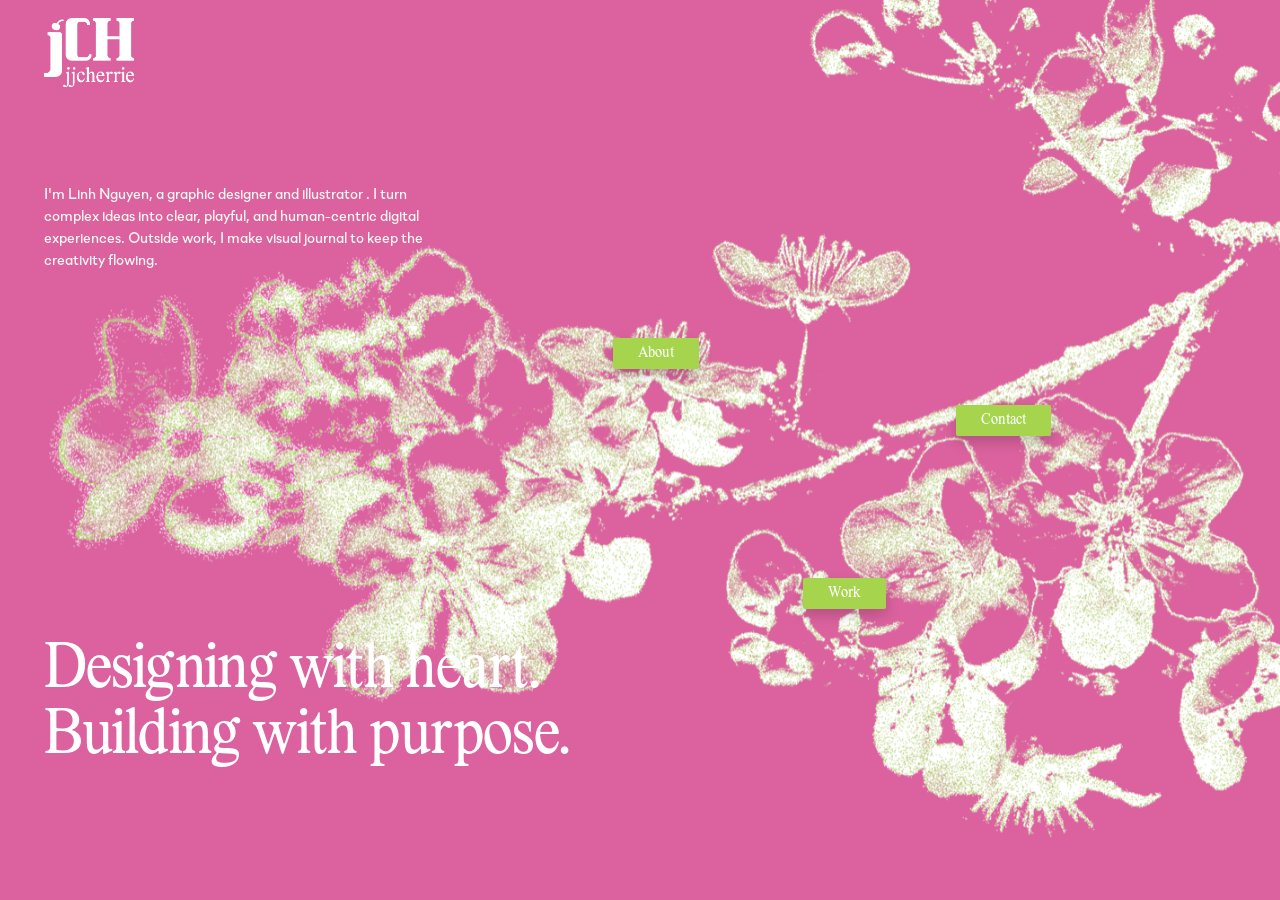
<file: index.html>
<!DOCTYPE html>
<html lang="en">
<head>
<meta charset="UTF-8" />
<title>jjcherrie — Linh Nguyen, Graphic Designer &amp; Illustrator</title>
<meta name="viewport" content="width=device-width, initial-scale=1.0" />
<meta name="description" content="I'm Linh Nguyen, a graphic designer and illustrator. I turn complex ideas into clear, playful, and human-centric digital experiences." />
<link rel="stylesheet" href="css/style.css" />
<!-- Warms up the subpages in the background so the *first* real click already
     has the destination cached — cross-document view transitions tend to get
     silently skipped on a cold/first navigation to a page, but work
     consistently once it's been fetched once. Pure HTML, no JS. -->
<link rel="prefetch" href="about/" />
<link rel="prefetch" href="contact/" />
<link rel="prefetch" href="work/" />
<!-- Speculation Rules: a declarative JSON hint (no imperative JS logic) that
     tells Chrome to fully render the nav target in the background the moment
     the pointer hovers/presses on it — a beat before the real click lands.
     This is what actually makes the button "fly" transition reliable; plain
     prefetch above only warms the HTTP cache, which isn't always enough for
     the browser to have the destination ready in time to run the
     transition. Scoped to hover (not "eager") so it doesn't prerender all
     three pages at once on every load. Unsupported browsers just ignore this
     block entirely (nothing breaks, no cost). -->
<script type="speculationrules">
{
  "prerender": [
    {
      "where": { "href_matches": "/*" },
      "eagerness": "moderate"
    }
  ]
}
</script>
</head>
<body>

<section class="hero">
  <div class="hero__branchWrap">
    <img class="hero__branch" src="images/home/graphic element 01_.png" alt="" aria-hidden="true" />

    <div class="hero__sparkles" aria-hidden="true">
      <span class="sparkle" style="left:66.8%; top:10.17%; --s-size:21px; --s-duration:4.14s; --s-delay:-2.77s;"></span>
      <span class="sparkle" style="left:63.95%; top:88.3%; --s-size:21px; --s-duration:4.02s; --s-delay:-1.76s;"></span>
      <span class="sparkle" style="left:34.62%; top:64.13%; --s-size:18px; --s-duration:4.02s; --s-delay:-1.89s;"></span>
      <span class="sparkle" style="left:80.48%; top:19.37%; --s-size:24px; --s-duration:3.02s; --s-delay:-0.91s;"></span>
      <span class="sparkle" style="left:82.23%; top:49.09%; --s-size:17px; --s-duration:4.74s; --s-delay:-2.08s;"></span>
      <span class="sparkle" style="left:69.19%; top:86.42%; --s-size:16px; --s-duration:5.16s; --s-delay:-2.89s;"></span>
      <span class="sparkle" style="left:57.47%; top:31.57%; --s-size:23px; --s-duration:4.28s; --s-delay:-0.47s;"></span>
      <span class="sparkle" style="left:78.4%; top:66.83%; --s-size:16px; --s-duration:4.06s; --s-delay:-0.18s;"></span>
      <span class="sparkle" style="left:87.12%; top:93.25%; --s-size:18px; --s-duration:3.38s; --s-delay:-0.09s;"></span>
      <span class="sparkle" style="left:51.15%; top:61.04%; --s-size:21px; --s-duration:3.86s; --s-delay:-2.53s;"></span>
      <span class="sparkle" style="left:64.79%; top:86.92%; --s-size:21px; --s-duration:4.34s; --s-delay:-1.5s;"></span>
      <span class="sparkle" style="left:86.96%; top:22.4%; --s-size:23px; --s-duration:3.9s; --s-delay:-0.83s;"></span>
      <span class="sparkle" style="left:72.79%; top:79.99%; --s-size:26px; --s-duration:5.18s; --s-delay:-2.52s;"></span>
      <span class="sparkle" style="left:61.94%; top:84.54%; --s-size:23px; --s-duration:3.56s; --s-delay:-0.69s;"></span>
      <span class="sparkle" style="left:20.59%; top:60.15%; --s-size:19px; --s-duration:2.96s; --s-delay:-2.3s;"></span>
      <span class="sparkle" style="left:42.01%; top:47.64%; --s-size:20px; --s-duration:4.84s; --s-delay:-1.16s;"></span>
      <span class="sparkle" style="left:23.85%; top:60.4%; --s-size:26px; --s-duration:4.84s; --s-delay:-0.0s;"></span>
      <span class="sparkle" style="left:90.7%; top:17.13%; --s-size:18px; --s-duration:4.98s; --s-delay:-1.41s;"></span>
      <span class="sparkle" style="left:75.46%; top:71.92%; --s-size:26px; --s-duration:3.76s; --s-delay:-0.22s;"></span>
      <span class="sparkle" style="left:20.23%; top:45.04%; --s-size:22px; --s-duration:4.66s; --s-delay:-0.81s;"></span>
      <span class="sparkle" style="left:92.47%; top:82.72%; --s-size:17px; --s-duration:3.6s; --s-delay:-2.89s;"></span>
      <span class="sparkle" style="left:46.7%; top:52.22%; --s-size:24px; --s-duration:3.08s; --s-delay:-0.74s;"></span>
      <span class="sparkle" style="left:40.09%; top:63.06%; --s-size:17px; --s-duration:2.94s; --s-delay:-2.39s;"></span>
      <span class="sparkle" style="left:10.99%; top:49.63%; --s-size:18px; --s-duration:4.14s; --s-delay:-1.34s;"></span>
      <span class="sparkle" style="left:73.39%; top:93.81%; --s-size:18px; --s-duration:4.56s; --s-delay:-0.39s;"></span>
      <span class="sparkle" style="left:63.38%; top:84.15%; --s-size:22px; --s-duration:3.08s; --s-delay:-1.26s;"></span>
      <span class="sparkle" style="left:63.15%; top:52.76%; --s-size:18px; --s-duration:3.44s; --s-delay:-2.91s;"></span>
      <span class="sparkle" style="left:21.12%; top:49.09%; --s-size:24px; --s-duration:3.52s; --s-delay:-2.65s;"></span>
      <span class="sparkle" style="left:79.0%; top:76.4%; --s-size:18px; --s-duration:3.74s; --s-delay:-2.56s;"></span>
      <span class="sparkle" style="left:70.24%; top:95.95%; --s-size:22px; --s-duration:3.04s; --s-delay:-2.97s;"></span>
    </div>
  </div>

  <a href="index.html" class="hero__logo">
    <img class="hero__logo-img" src="images/home/logo.png" alt="jjcherrie" />
  </a>

  <p class="hero__intro">I'm Linh Nguyen, a graphic designer and illustrator . I turn complex ideas into clear, playful, and human-centric digital experiences. Outside work, I make visual journal to keep the creativity flowing.</p>

  <h1 class="hero__headline">Designing with heart.<br />Building with purpose.</h1>

  <nav class="hero__nav">
    <a href="about/" class="hero__navBtn hero__navBtn--about"><span class="scramble">About</span></a>
    <a href="work/" class="hero__navBtn hero__navBtn--work"><span class="scramble">Work</span></a>
    <a href="contact/" class="hero__navBtn hero__navBtn--contact"><span class="scramble">Contact</span></a>
  </nav>
</section>

<script src="js/cursor-trail.js"></script>
</body>
</html>
</file>
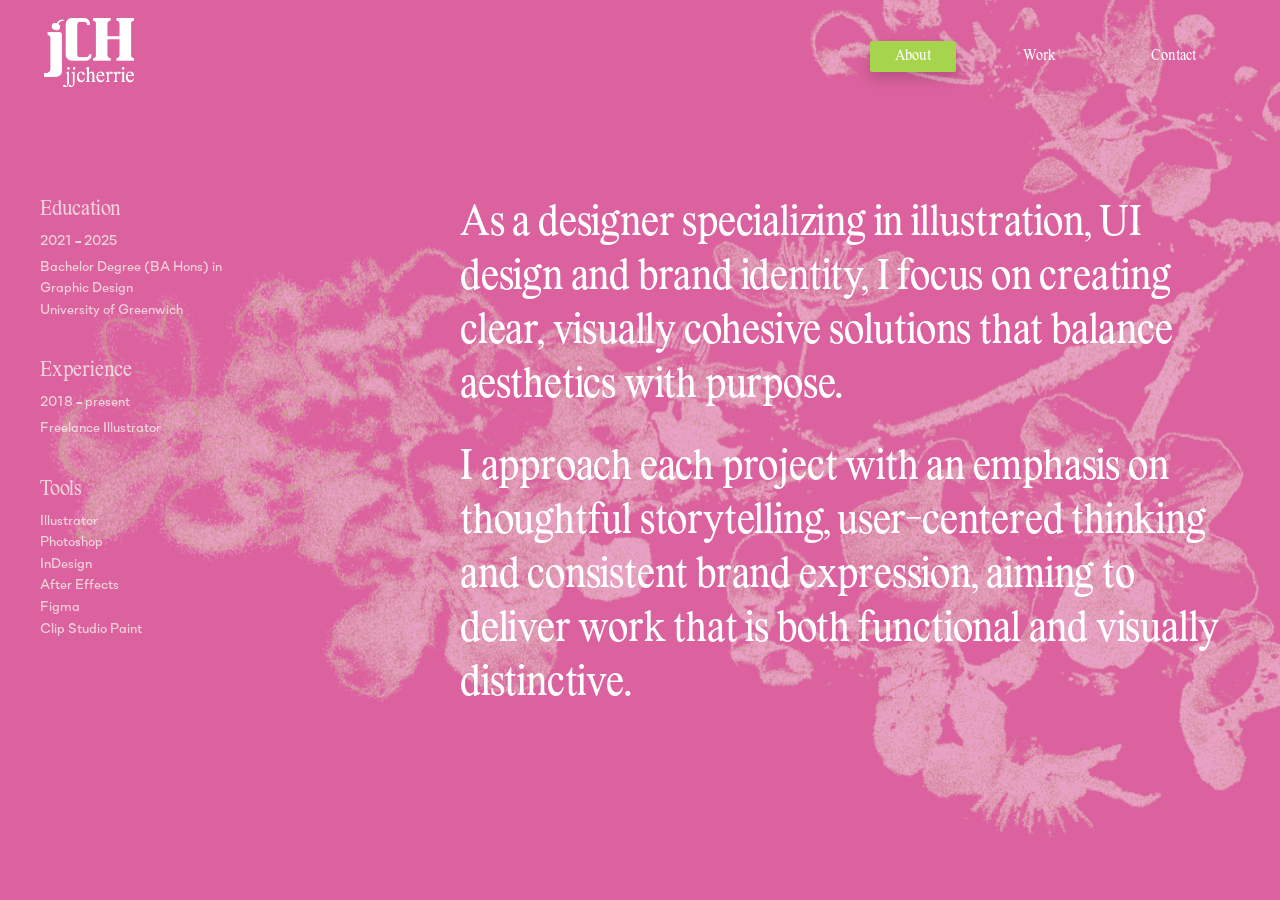
<file: about/index.html>
<!DOCTYPE html>
<html lang="en">
<head>
<meta charset="UTF-8" />
<title>About — jjcherrie</title>
<meta name="viewport" content="width=device-width, initial-scale=1.0" />
<meta name="description" content="I'm Linh Nguyen, a graphic designer and illustrator. I turn complex ideas into clear, playful, and human-centric digital experiences." />
<link rel="stylesheet" href="../css/style.css" />
<link rel="prefetch" href="../" />
<link rel="prefetch" href="../work/" />
<link rel="prefetch" href="../contact/" />
<script type="speculationrules">
{
  "prerender": [
    {
      "where": { "href_matches": "/*" },
      "eagerness": "moderate"
    }
  ]
}
</script>
</head>
<body>

<section class="hero hero--sub">
  <div class="hero__branchWrap">
    <img class="hero__branch" src="../images/home/graphic element 01_.png" alt="" aria-hidden="true" />

    <div class="hero__sparkles" aria-hidden="true">
      <span class="sparkle" style="left:82.49%; top:50.44%; --s-size:12px; --s-duration:3.2s; --s-delay:-0.4s;"></span>
      <span class="sparkle" style="left:89.74%; top:84.86%; --s-size:10px; --s-duration:2.8s; --s-delay:-1.8s;"></span>
      <span class="sparkle" style="left:87.57%; top:66.09%; --s-size:13px; --s-duration:3.6s; --s-delay:-0.9s;"></span>
      <span class="sparkle" style="left:80.96%; top:77.21%; --s-size:11px; --s-duration:3.0s; --s-delay:-2.6s;"></span>
      <span class="sparkle" style="left:43.35%; top:47.17%; --s-size:12px; --s-duration:3.4s; --s-delay:-1.2s;"></span>
      <span class="sparkle" style="left:27.39%; top:79.13%; --s-size:9px;  --s-duration:2.6s; --s-delay:-0.2s;"></span>
      <span class="sparkle" style="left:86.43%; top:83.86%; --s-size:14px; --s-duration:3.8s; --s-delay:-3.1s;"></span>
      <span class="sparkle" style="left:31.27%; top:69.82%; --s-size:10px; --s-duration:3.1s; --s-delay:-1.6s;"></span>
      <span class="sparkle" style="left:87.59%; top:91.97%; --s-size:11px; --s-duration:2.9s; --s-delay:-0.7s;"></span>
      <span class="sparkle" style="left:66.04%; top:91.47%; --s-size:13px; --s-duration:3.5s; --s-delay:-2.2s;"></span>
      <span class="sparkle" style="left:18.97%; top:47.56%; --s-size:10px; --s-duration:2.7s; --s-delay:-1.0s;"></span>
      <span class="sparkle" style="left:30.83%; top:70.07%; --s-size:12px; --s-duration:3.3s; --s-delay:-2.9s;"></span>
      <span class="sparkle" style="left:85.63%; top:92.43%; --s-size:9px;  --s-duration:3.0s; --s-delay:-0.5s;"></span>
      <span class="sparkle" style="left:38.11%; top:63.21%; --s-size:13px; --s-duration:3.6s; --s-delay:-1.4s;"></span>
      <span class="sparkle" style="left:23.92%; top:41.49%; --s-size:11px; --s-duration:2.8s; --s-delay:-2.0s;"></span>
      <span class="sparkle" style="left:97.47%; top:19.94%; --s-size:12px; --s-duration:3.2s; --s-delay:-0.3s;"></span>
      <span class="sparkle" style="left:88.92%; top:28.72%; --s-size:10px; --s-duration:3.4s; --s-delay:-1.7s;"></span>
      <span class="sparkle" style="left:60.5%;  top:34.8%;  --s-size:11px; --s-duration:2.9s; --s-delay:-2.4s;"></span>
    </div>
  </div>

  <a href="../" class="hero__logo">
    <img class="hero__logo-img" src="../images/home/logo.png" alt="jjcherrie" />
  </a>

  <div class="hero__pageContent">
    <div class="about__grid">
      <aside class="about__sidebar">
        <div class="about__block">
          <h3>Education</h3>
          <p class="about__period">2021 – 2025</p>
          <p>Bachelor Degree (BA Hons) in <br>Graphic Design<br />University of Greenwich</p>
        </div>
        <div class="about__block">
          <h3>Experience</h3>
          <p class="about__period">2018 – present</p>
          <p>Freelance Illustrator</p>
        </div>
        <div class="about__block">
          <h3>Tools</h3>
          <p>Illustrator<br />Photoshop<br />InDesign<br />After Effects<br />Figma<br />Clip Studio Paint</p>
        </div>
      </aside>
      <div class="about__bio">
        <p>As a designer specializing in illustration, UI design and brand identity, I focus on creating clear, visually cohesive solutions that balance aesthetics with purpose.</p>
        <p>I approach each project with an emphasis on thoughtful storytelling, user-centered thinking and consistent brand expression, aiming to deliver work that is both functional and visually distinctive.</p>
      </div>
    </div>
  </div>

  <nav class="hero__nav">
    <a href="./" class="hero__navBtn hero__navBtn--about">About</a>
    <a href="../work/" class="hero__navBtn hero__navBtn--work hero__navBtn--plain">Work</a>
    <a href="../contact/" class="hero__navBtn hero__navBtn--contact hero__navBtn--plain">Contact</a>
  </nav>
</section>

<script src="../js/nav-transition.js"></script>
<script src="../js/cursor-trail.js"></script>
</body>
</html>
</file>
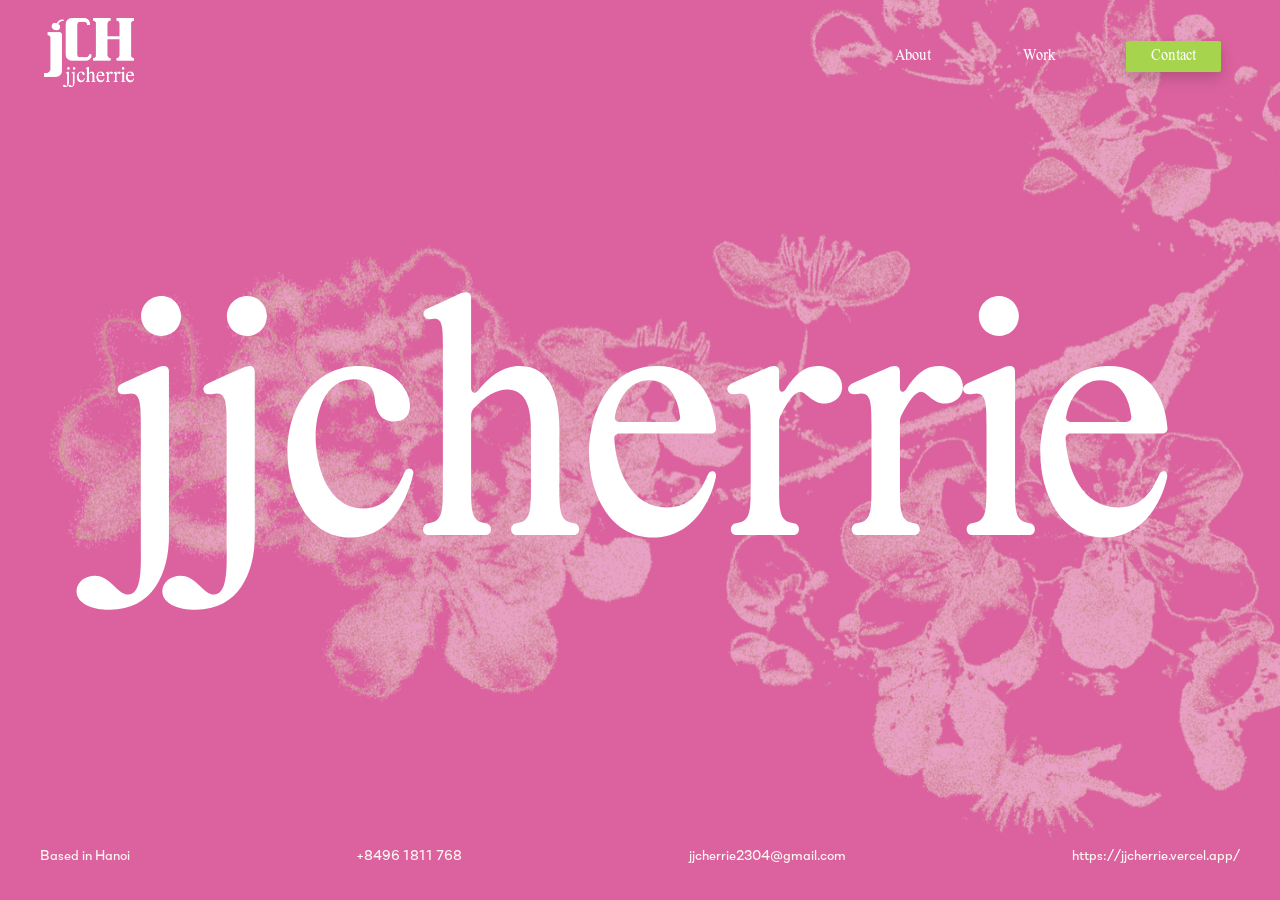
<file: contact/index.html>
<!DOCTYPE html>
<html lang="en">
<head>
<meta charset="UTF-8" />
<title>Contact — jjcherrie</title>
<meta name="viewport" content="width=device-width, initial-scale=1.0" />
<meta name="description" content="Get in touch with Linh Nguyen, graphic designer and illustrator." />
<link rel="stylesheet" href="../css/style.css" />
<link rel="prefetch" href="../" />
<link rel="prefetch" href="../about/" />
<link rel="prefetch" href="../work/" />
<script type="speculationrules">
{
  "prerender": [
    {
      "where": { "href_matches": "/*" },
      "eagerness": "moderate"
    }
  ]
}
</script>
</head>
<body>

<section class="hero hero--sub">
  <div class="hero__branchWrap">
    <img class="hero__branch" src="../images/home/graphic element 01_.png" alt="" aria-hidden="true" />

    <div class="hero__sparkles" aria-hidden="true">
      <span class="sparkle" style="left:82.49%; top:50.44%; --s-size:12px; --s-duration:3.2s; --s-delay:-0.4s;"></span>
      <span class="sparkle" style="left:89.74%; top:84.86%; --s-size:10px; --s-duration:2.8s; --s-delay:-1.8s;"></span>
      <span class="sparkle" style="left:87.57%; top:66.09%; --s-size:13px; --s-duration:3.6s; --s-delay:-0.9s;"></span>
      <span class="sparkle" style="left:80.96%; top:77.21%; --s-size:11px; --s-duration:3.0s; --s-delay:-2.6s;"></span>
      <span class="sparkle" style="left:43.35%; top:47.17%; --s-size:12px; --s-duration:3.4s; --s-delay:-1.2s;"></span>
      <span class="sparkle" style="left:27.39%; top:79.13%; --s-size:9px;  --s-duration:2.6s; --s-delay:-0.2s;"></span>
      <span class="sparkle" style="left:86.43%; top:83.86%; --s-size:14px; --s-duration:3.8s; --s-delay:-3.1s;"></span>
      <span class="sparkle" style="left:31.27%; top:69.82%; --s-size:10px; --s-duration:3.1s; --s-delay:-1.6s;"></span>
      <span class="sparkle" style="left:87.59%; top:91.97%; --s-size:11px; --s-duration:2.9s; --s-delay:-0.7s;"></span>
      <span class="sparkle" style="left:66.04%; top:91.47%; --s-size:13px; --s-duration:3.5s; --s-delay:-2.2s;"></span>
      <span class="sparkle" style="left:18.97%; top:47.56%; --s-size:10px; --s-duration:2.7s; --s-delay:-1.0s;"></span>
      <span class="sparkle" style="left:30.83%; top:70.07%; --s-size:12px; --s-duration:3.3s; --s-delay:-2.9s;"></span>
      <span class="sparkle" style="left:85.63%; top:92.43%; --s-size:9px;  --s-duration:3.0s; --s-delay:-0.5s;"></span>
      <span class="sparkle" style="left:38.11%; top:63.21%; --s-size:13px; --s-duration:3.6s; --s-delay:-1.4s;"></span>
      <span class="sparkle" style="left:23.92%; top:41.49%; --s-size:11px; --s-duration:2.8s; --s-delay:-2.0s;"></span>
      <span class="sparkle" style="left:97.47%; top:19.94%; --s-size:12px; --s-duration:3.2s; --s-delay:-0.3s;"></span>
      <span class="sparkle" style="left:88.92%; top:28.72%; --s-size:10px; --s-duration:3.4s; --s-delay:-1.7s;"></span>
      <span class="sparkle" style="left:60.5%;  top:34.8%;  --s-size:11px; --s-duration:2.9s; --s-delay:-2.4s;"></span>
    </div>
  </div>

  <a href="../" class="hero__logo">
    <img class="hero__logo-img" src="../images/home/logo.png" alt="jjcherrie" />
  </a>

  <p class="contact__brand" aria-hidden="true"><span class="letter">j</span><span class="letter">j</span><span class="letter">c</span><span class="letter">h</span><span class="letter">e</span><span class="letter">r</span><span class="letter">r</span><span class="letter">i</span><span class="letter">e</span></p>

  <nav class="hero__nav">
    <a href="../about/" class="hero__navBtn hero__navBtn--about hero__navBtn--plain">About</a>
    <a href="../work/" class="hero__navBtn hero__navBtn--work hero__navBtn--plain">Work</a>
    <a href="./" class="hero__navBtn hero__navBtn--contact">Contact</a>
  </nav>

  <div class="contact__footer">
    <span>Based in Hanoi</span>
    <a href="tel:+84961811768">+8496 1811 768</a>
    <a href="mailto:jjcherrie2304@gmail.com">jjcherrie2304@gmail.com</a>
    <a href="https://jjcherrie.vercel.app/" target="_blank" rel="noopener noreferrer">https://jjcherrie.vercel.app/</a>
  </div>
</section>

<script src="../js/nav-transition.js"></script>
<script src="../js/cursor-trail.js"></script>
</body>
</html>
</file>
<file: css/style.css>
/* Cross-document View Transitions: makes real navigation between index.html /
   about/ / work/ / contact/ crossfade instead of a hard page-load cut.
   Pure CSS, no JS. Unsupported browsers (older Safari/Firefox) just fall back
   to a normal instant page swap — nothing breaks. */
@view-transition {
  navigation: auto;
}

/* Site-wide: js/cursor-trail.js drops one of these at the pointer's
   position on every mouse move, then fades it out at full size — the
   fading squares left behind read as a pixelated cursor trail. */
.cursorTrail {
  position: fixed;
  left: 0;
  top: 0;
  width: 20px;
  height: 20px;
  background: var(--green-btn);
  pointer-events: none;
  z-index: 99999;
  transform: translate(-50%, -50%);
  transition: opacity 1s ease;
}

.cursorTrail--fade {
  opacity: 0;
}

/* Work page: hints there's more to scroll to below the hero. Fixed near
   the bottom of the first screen; js/scroll-hint.js hides it (via
   .is-hidden) once .work__listSection scrolls into view. */
.work__scrollHint {
  position: fixed;
  right: 15vw;
  bottom: 40px;
  z-index: 50;
  display: flex;
  flex-direction: column;
  align-items: center;
  gap: 5px;
  pointer-events: none;
  transition: opacity 0.3s ease;
}

.work__scrollHint.is-hidden {
  opacity: 0;
}

/* A single rotated square's bottom-right corner — the two border sides
   share that corner exactly, so they always meet with no gap (the old
   two-separate-bars version could drift apart at the joint). */
.work__scrollHintChevron {
  width: 28px;
  height: 28px;
  margin: -4px 0;
  border-bottom: 4px solid rgba(255, 255, 255, 0.85);
  border-right: 4px solid rgba(255, 255, 255, 0.85);
  border-radius: 0 0 2px 0;
  transform: rotate(45deg);
  animation: work-scroll-bounce 1.4s ease-in-out infinite;
}

@keyframes work-scroll-bounce {
  0%,
  100% {
    transform: translateY(0) rotate(45deg);
    opacity: 0.4;
  }
  50% {
    transform: translateY(8px) rotate(45deg);
    opacity: 1;
  }
}

@font-face {
  font-family: "Lastik";
  src: url("../fonts/Lastik-Regular.otf") format("opentype");
  font-weight: 400;
  font-style: normal;
  font-display: swap;
}

@font-face {
  font-family: "Soin Sans Neue";
  src: url("../fonts/Stawix - SoinSansNeue-Medium.otf") format("opentype");
  font-weight: 500;
  font-style: normal;
  font-display: swap;
}

@font-face {
  font-family: "Soin Sans Neue";
  src: url("../fonts/Stawix - SoinSansNeue-Bold.otf") format("opentype");
  font-weight: 700;
  font-style: normal;
  font-display: swap;
}

:root {
  --pink-bg: #db629e;
  --pink-light: #fbdce9;
  --green-btn: #a6d44c;
  --green-btn-text: #ffffff;
  --cream-text: #fbf7ef;
  --font-display: "Lastik", Georgia, "Times New Roman", serif;
  --font-body: "Soin Sans Neue", Arial, Helvetica, sans-serif;
}

* {
  box-sizing: border-box;
}

html,
body {
  margin: 0;
}

/* overflow-x: hidden lives ONLY on body, not html: setting it on BOTH makes
   overflow-y compute to auto on both (CSS overflow-x/y are interdependent —
   a non-visible value on one axis forces the other to auto if it would
   otherwise be visible), turning body into a second, independently
   scrollable box nested inside html's viewport scroller. Since the user only
   ever scrolls html (the documentElement), body's own scrollTop never
   moves — and every position:sticky element in the page computes its stuck
   range against THAT frozen frame of reference, so it never engages. */
body {
  background: var(--pink-bg);
  overflow-x: hidden;
  font-family: var(--font-body);
}

img {
  max-width: 100%;
  display: block;
}

a {
  text-decoration: none;
  color: inherit;
}

.hero {
  position: relative;
  min-height: 100vh;
  overflow: hidden;
}

.hero__branchWrap {
  position: absolute;
  top: -3%;
  right: -9%;
  height: 96%;
  aspect-ratio: 4385 / 2813;
  /* the branch's own stem exits the frame near the top-right corner (~93%, 20%
     of the artwork) as if it grows from an unseen tree there — pivoting the
     whole cluster around that point keeps that "root" visually still while the
     visible flowers on the opposite (bottom-left) side sway the most */
  transform-origin: 93% 20%;
  animation: branch-sway 5.5s ease-in-out infinite;
  will-change: transform;
}

/* .hero--sub = "this is a subpage" (about/work/contact), as opposed to the
   home page's full hero. Docks the nav into a top row and dims the branch —
   but only the flower image itself, not the sparkle layer, so the sparkles
   stay just as bright/prominent (and clearly above the flowers, not washed
   out along with them) even on the dimmed subpages. */
.hero--sub .hero__branch {
  opacity: 0.4;
}

@keyframes branch-sway {
  0%,
  100% {
    transform: rotate(-0.55deg);
  }
  50% {
    transform: rotate(0.55deg);
  }
}

.hero__branch {
  position: absolute;
  inset: 0;
  width: 100%;
  height: 100%;
  z-index: 1;
  pointer-events: none;
  user-select: none;
  transition: opacity 0.6s ease;
}

/* z-index: 2 > .hero__branch's 1, so the sparkles always render above the
   flower artwork, never underneath it */
.hero__sparkles {
  position: absolute;
  inset: 0;
  width: 100%;
  height: 100%;
  z-index: 2;
  pointer-events: none;
}

.sparkle {
  position: absolute;
  width: var(--s-size, 20px);
  height: var(--s-size, 20px);
  background: radial-gradient(circle, #fffef8 0%, #fff2cf 45%, transparent 75%);
  clip-path: polygon(50% 0%, 61% 36%, 100% 50%, 61% 64%, 50% 100%, 39% 64%, 0% 50%, 39% 36%);
  filter: drop-shadow(0 0 9px rgba(255, 250, 230, 1));
  opacity: 0;
  transform: translate(-50%, -50%) scale(0.15);
  animation: sparkle-twinkle var(--s-duration, 2s) linear infinite;
  animation-delay: var(--s-delay, 0s);
}

/* Irregular flashes at uneven percentages (instead of one smooth pulse per
   cycle) so each star reads as randomly flickering on/off rather than
   breathing in and out on a predictable rhythm. Five flash/gap pairs per
   loop (instead of three) plus shorter --s-duration values on the sparkles
   themselves means a lot more is visibly happening at any given moment. */
@keyframes sparkle-twinkle {
  0%,
  7%,
  19%,
  32%,
  46%,
  61%,
  76%,
  90%,
  100% {
    opacity: 0;
    transform: translate(-50%, -50%) scale(0.15);
  }
  3% {
    opacity: 1;
    transform: translate(-50%, -50%) scale(1);
  }
  15% {
    opacity: 0.9;
    transform: translate(-50%, -50%) scale(0.9);
  }
  25% {
    opacity: 1;
    transform: translate(-50%, -50%) scale(1);
  }
  40% {
    opacity: 0.85;
    transform: translate(-50%, -50%) scale(0.85);
  }
  53% {
    opacity: 1;
    transform: translate(-50%, -50%) scale(1);
  }
  68% {
    opacity: 0.7;
    transform: translate(-50%, -50%) scale(0.75);
  }
  83% {
    opacity: 1;
    transform: translate(-50%, -50%) scale(1);
  }
}

/* Subpages (about/work/contact) go back to the original, calmer sparkles:
   smaller stars (their own --s-size values in HTML), and only ONE flash per
   loop instead of five — but that single flash snaps on/off quickly (a
   couple percent of the cycle) rather than fading slowly, so it still reads
   as a real, sharp twinkle instead of a slow "breathing" pulse. */
.hero--sub .sparkle {
  animation-name: sparkle-twinkle-sub;
  animation-timing-function: ease-out;
}

@keyframes sparkle-twinkle-sub {
  0%,
  4%,
  100% {
    opacity: 0;
    transform: translate(-50%, -50%) scale(0.15);
  }
  1.5% {
    opacity: 1;
    transform: translate(-50%, -50%) scale(1);
  }
}

.hero__logo {
  position: absolute;
  left: 3.4%;
  top: 2%;
  z-index: 3;
  display: block;
}

.hero__logo-img {
  display: block;
  width: clamp(90px, 9vw, 50px);
}

/* Home hero: intro paragraph and headline fade up together, in lockstep
   (same duration, no stagger between them). */
@keyframes hero-fade-up {
  from {
    opacity: 0;
    transform: translateY(24px);
  }
  to {
    opacity: 1;
    transform: translateY(0);
  }
}

.hero__intro {
  position: absolute;
  left: 3.4%;
  top: 20.5%;
  z-index: 3;
  max-width: 30%;
  min-width: 260px;
  margin: 0;
  color: var(--cream-text);
  font-family: var(--font-body);
  font-weight: 500;
  font-size: clamp(14px, 1.15vw, 18px);
  line-height: 1.5;
  opacity: 0;
  animation: hero-fade-up 0.8s ease forwards;
}

/* Home-only hero text. About/Work/Contact pages don't include these elements
   at all, so there's nothing to hide on those pages. */

.hero__pageContent {
  position: absolute;
  left: 40px;
  right: 40px;
  top: 22%;
  bottom: 6%;
  z-index: 3;
  overflow-x: hidden;
  overflow-y: auto;
}

.about__grid {
  display: grid;
  grid-template-columns: repeat(3, 1fr);
  grid-template-rows: 1fr;
  height: 100%;
  gap: 60px;
}

.about__sidebar {
  display: flex;
  flex-direction: column;
  gap: 34px;
  grid-column: 1 / 2;
  min-width: 0;
  opacity: 0.75;
}

.about__block h3 {
  margin: 0 0 10px;
  color: var(--cream-text);
  font-family: var(--font-display);
  font-weight: 400;
  font-size: 20px;
  letter-spacing: -0.01em;
}

.about__block p {
  margin: 0 0 4px;
  color: var(--cream-text);
  font-family: var(--font-body);
  font-weight: 500;
  font-size: 13.5px;
  line-height: 1.6;
}

.about__bio {
  grid-column: 2 / 4;
  color: #fff;
  font-family: var(--font-display);
  font-weight: 400;
  font-size: clamp(30px, 3.2vw, 40px);
  line-height: 1.35;
  letter-spacing: -0.005em;
  min-width: 0;
  min-height: 0;
  overflow-y: auto;
  padding-right: 8px;
  scrollbar-width: thin;
  scrollbar-color: rgba(255, 255, 255, 0.35) transparent;
}

.about__bio::-webkit-scrollbar {
  width: 5px;
}

.about__bio::-webkit-scrollbar-track {
  background: transparent;
}

.about__bio::-webkit-scrollbar-thumb {
  background: rgba(255, 255, 255, 0.35);
  border-radius: 3px;
}

/* Contact page: no bio/grid, just a giant wordmark front and center plus a
   footer bar of contact details anchored near the bottom edge — mirrors the
   nav row's top band with a matching band at the bottom. */
.contact__brand {
  position: absolute;
  left: 0;
  right: 0;
  top: 50%;
  transform: translateY(-50%);
  z-index: 3;
  margin: 0;
  color: #fff;
  font-family: var(--font-display);
  font-weight: 400;
  font-size: clamp(56px, 25vw, 360px);
  line-height: 1;
  letter-spacing: -0.01em;
  text-align: center;
}

.contact__brand .letter {
  display: inline-block;
  transition: transform 0.2s ease;
}

.contact__brand .letter:hover {
  transform: translateY(-0.18em);
}

.contact__footer {
  position: absolute;
  left: 40px;
  right: 40px;
  bottom: 4%;
  z-index: 3;
  display: flex;
  justify-content: space-between;
  gap: 24px;
  margin: 0;
}

.contact__footer span,
.contact__footer a {
  color: var(--cream-text);
  font-family: var(--font-body);
  font-weight: 500;
  font-size: 13.5px;
  text-decoration: none;
}

.contact__footer a:hover {
  text-decoration: underline;
}

.work__grid {
  display: grid;
  grid-template-columns: repeat(3, 1fr);
  gap: 60px;
}

.work__spacer {
  grid-column: 1;
}

.work__intro {
  grid-column: 2 / 4;
  margin: 0;
  color: #fff;
  font-family: var(--font-display);
  font-weight: 400;
  font-size: clamp(30px, 3.2vw, 40px);
  line-height: 1.3;
  letter-spacing: -0.005em;
}

/* The two "shaped by..." / "built with..." phrases are the core claim, so
   they stay fully visible the whole time; the connective framing words
   around them ("A collection of...", "Every project here was") start
   almost hidden (0.1 opacity) and fade in after (2s). */
.work__fade--late {
  opacity: 0.1;
  animation: work-fade-in 0.6s ease forwards;
  animation-delay: 2s;
}

@keyframes work-fade-in {
  to {
    opacity: 1;
  }
}

/* Lives OUTSIDE .hero (a sibling section, normal document flow) instead of
   inside .hero__pageContent — .hero's other children are all
   position:absolute, so .hero itself never grows past its fixed
   min-height:100vh no matter how much content is layered inside it. A
   6-project list is much taller than that, so it needs to push the page
   taller and scroll normally, not get trapped in a small clipped/internal
   scrollbox on top of the flower art. */
/* Small top padding on purpose: the sticky-stacking cards need to start
   sticking as soon as possible after the hero (where the nav row lives) —
   a big empty gap here would burn scroll distance before the first card
   ever reaches the top of the viewport, so most of the stacking/shrinking
   would happen off-screen or be over before the user notices it. */
.work__listSection {
  background: var(--pink-bg);
  padding: 24px 40px 80px;
}

.work__list {
  display: flex;
  flex-direction: column;
  gap: 24px;
}

/* Sticky stacking cards (see ux.html's "7.2 Sticky stacking cards" demo):
   each card is position:sticky, and js/work-stack.js gives every card a
   `top` staggered by ~1/5 of the PREVIOUS card's own height — so once a
   later card stacks over an earlier one, the earlier card's top ~20% (its
   meta + title) still peeks out above it instead of being fully hidden.
   The script also shrinks each card slightly as the next one approaches,
   including the last card (shrinks against the list's own bottom edge
   instead of being left full-size forever on top of the whole pile). */
.work__itemCard {
  position: sticky;
  display: grid;
  grid-template-columns: repeat(3, 1fr);
  gap: 40px;
  padding: 36px;
  background: var(--pink-bg);
  border-radius: 16px;
  will-change: transform;
  transform-origin: top center;
}

.work__itemMeta {
  margin: 0;
  color: var(--cream-text);
  font-family: var(--font-body);
  font-weight: 500;
  font-size: 13.5px;
  opacity: 0.75;
}

.work__itemTitle {
  margin: 0 0 14px;
  color: #fff;
  font-family: var(--font-display);
  font-weight: 400;
  font-size: clamp(20px, 2vw, 28px);
  letter-spacing: -0.01em;
}

.work__itemDesc {
  margin: 0;
  color: var(--cream-text);
  font-family: var(--font-body);
  font-weight: 500;
  font-size: 14px;
  line-height: 1.6;
}

.work__itemMedia img {
  width: 100%;
  aspect-ratio: 4 / 3;
  object-fit: cover;
  border-radius: 4px;
  cursor: pointer;
  /* transform (not width/height) so the zoom can't push surrounding
     content around — it's purely visual, layout is untouched. Default
     transform-origin (center) makes it grow evenly in all 4 directions. */
  transition: transform 0.3s ease;
}

.work__itemMedia img:hover {
  transform: scale(1.025);
}

/* js/work-modal.js toggles this on <body> while the panel is open, so the
   page underneath can't scroll along with it. */
.work__bodyLocked {
  overflow: hidden;
}

/* Clicking a work thumbnail opens this fixed-position detail panel, pinned
   at top:100px/left:100px per spec, above everything else on the page.
   js/work-modal.js fills in its text/image and toggles the `hidden`
   attribute. */
.work__modal {
  position: fixed;
  top: 100px;
  left: 300px;
  right: 50px;
  z-index: 9999;
  height: 100vh;
  overflow-y: auto;
  overscroll-behavior: contain;
  scrollbar-width: none;
  /* CSS animations (unlike transitions) restart on their own whenever the
     element goes from display:none back to visible, so this just replays
     every time js/work-modal.js clears the `hidden` attribute — no extra
     JS needed to trigger it. */
  animation: work-modal-in 0.4s ease;
}

@keyframes work-modal-in {
  from {
    transform: translateY(100%);
  }
  to {
    transform: translateY(0);
  }
}

/* js/work-modal.js adds this on close instead of hiding immediately, waits
   for the animation to finish (animationend), then sets `hidden`. Mirrors
   work-modal-in exactly, just backwards. */
.work__modal.is-closing {
  animation: work-modal-out 0.4s ease forwards;
}

@keyframes work-modal-out {
  from {
    transform: translateY(0);
  }
  to {
    transform: translateY(100%);
  }
}

.work__modal[hidden] {
  display: none;
}

.work__modal::-webkit-scrollbar {
  display: none;
}

/* Holds the background + hole-punch mask + padding together with the text/
   image, so the "paper" (and its holes) scrolls as one piece instead of the
   holes staying fixed to the viewport while the content scrolls past them. */
.work__modalPaper {
  min-height: 100%;
  /* Random fleck/grain texture (SVG feTurbulence noise, not a repeating dot
     grid) blended over the flat pink so the panel reads as textured paper
     instead of a solid color card. */
  background-color: var(--pink-light);
  background-image: url("data:image/svg+xml,%3Csvg xmlns='http://www.w3.org/2000/svg' width='180' height='180'%3E%3Cfilter id='n'%3E%3CfeTurbulence type='fractalNoise' baseFrequency='0.85' numOctaves='3' stitchTiles='stitch'/%3E%3CfeColorMatrix type='matrix' values='0 0 0 0 0 0 0 0 0 0 0 0 0 0 0 0 0 0 0.22 0'/%3E%3C/filter%3E%3Crect width='100%25' height='100%25' filter='url(%23n)'/%3E%3C/svg%3E");
  background-repeat: repeat;
  background-blend-mode: multiply;
  padding: 40px 20px 140px 200px;
  /* Ring-binder look: a column of circular cutouts through the left margin
     that let whatever is behind the panel show through, instead of just a
     solid strip of background color. Extends 100px past the last piece of
     content (via the extra bottom padding above) so the perforation runs
     off the end like a real strip instead of stopping abruptly. */
  mask-image: radial-gradient(circle 12px at 30px 100px, transparent 12px, black 13px);
  mask-repeat: repeat-y;
  mask-size: 100% 200px;
  -webkit-mask-image: radial-gradient(circle 12px at 30px 100px, transparent 12px, black 13px);
  -webkit-mask-repeat: repeat-y;
  -webkit-mask-size: 100% 200px;
}

.work__modalClose {
  position: absolute;
  top: 20px;
  right: 20px;
  z-index: 1;
  width: 72px;
  height: 72px;
  border: none;
  background: none;
  cursor: pointer;
  transition: transform 0.3s ease;
}

.work__modalClose:hover {
  transform: rotate(180deg);
}

/* Custom X built from two bars crossing at 90° (instead of a text glyph)
   so it stays crisp at this larger size and rotates cleanly on hover. */
.work__modalClose::before,
.work__modalClose::after {
  content: "";
  position: absolute;
  top: 50%;
  left: 50%;
  width: 56px;
  height: 2px;
  background: var(--pink-bg);
  border-radius: 1px;
}

.work__modalClose::before {
  transform: translate(-50%, -50%) rotate(45deg);
}

.work__modalClose::after {
  transform: translate(-50%, -50%) rotate(-45deg);
}

/* js/work-modal.js fills this with one <img class="work__modalImg"> per
   asset for the clicked work, grouped into rows: a full-width image, then
   a row of 2 half-width images, repeating. */
.work__modalGallery {
  display: flex;
  flex-direction: column;
  gap: 15px;
  margin-top: 200px;
}

.work__modalImgRow {
  display: flex;
  gap: 15px;
}

.work__modalImg {
  display: block;
  width: 100%;
  height: auto;
  border-radius: 4px;
}

.work__modalImgRow .work__modalImg {
  flex: 1;
  min-width: 0;
}

.about__bio p {
  margin: 0 0 28px;
}

.hero__nav {
  position: absolute;
  inset: 0;
  z-index: 2;
}

.hero__navBtn {
  position: absolute;
  display: flex;
  align-items: center;
  justify-content: center;
  background: var(--green-btn);
  color: var(--green-btn-text);
  font-family: var(--font-display);
  font-weight: 400;
  font-size: clamp(13px, 1.1vw, 16px);
  padding: 0.5em 25px;
  margin: 0;
  border-radius: 2px;
  box-shadow: 0 6px 14px rgba(0, 0, 0, 0.18);
  transition: padding 0.2s ease, margin 0.2s ease, box-shadow 0.2s ease, left 0.6s ease, top 0.6s ease;
}

.hero__navBtn:hover {
  /* grows 2px outward on every side while staying centered on the same spot */
  padding: calc(0.5em + 2px) calc(25px + 2px);
  margin: -2px;
  box-shadow: 0 10px 18px rgba(0, 0, 0, 0.24);
}

.hero__navBtn .scramble {
  display: inline-block;
  transition: transform 0.2s ease;
}

.hero__navBtn:hover .scramble {
  /* text grows ~1px too, via transform so it doesn't reflow/blur like a font-size change would */
  transform: scale(1.07);
}

.hero__navBtn--about {
  left: 47.9%;
  top: 37.5%;
}

.hero__navBtn--contact {
  left: 74.7%;
  top: 45%;
}

.hero__navBtn--work {
  left: 62.7%;
  top: 64.2%;
}

/* Same names on every page = the browser morphs each button from its old
   spot to its new one across the real page navigation (part of the
   @view-transition rule above), instead of just cross-fading. This is what
   makes the buttons visually "fly" up into the top row when you click
   About/Work/Contact, even though it's a real page load each time. */
.hero__navBtn--about {
  view-transition-name: nav-about;
}

.hero__navBtn--contact {
  view-transition-name: nav-contact;
}

.hero__navBtn--work {
  view-transition-name: nav-work;
}

/* subpages (about/work/contact) dock all three buttons into a top nav row
   instead of scattering them over the flowers, like a real site header —
   sitting in the right third of the page rather than centered. Since the
   fly-in transition just morphs each button from its home position to
   whatever position it finds here, moving these is also what relocates
   the "flies in from Home" landing spot — no separate transition logic
   to update. */
.hero--sub .hero__navBtn--about {
  left: 68%;
  top: 4.5%;
}

.hero--sub .hero__navBtn--contact {
  left: 88%;
  top: 4.5%;
}

.hero--sub .hero__navBtn--work {
  left: 78%;
  top: 4.5%;
}

/* on a subpage, only the current page's own button keeps the green pill —
   each page marks its other two nav links with this class so they read as
   plain text, matching image2.png */
.hero__navBtn--plain {
  background: transparent;
  box-shadow: none;
}

.hero__navBtn--plain:hover {
  box-shadow: none;
}

/* Per-role names (above) are the default/fallback for every button on every
   page — this alone is what makes Home -> subpage fly correctly. Whenever a
   subpage's current button instead needs the shared "nav-current" name (so
   it slides between two subpages, since same-role position never changes
   subpage-to-subpage), js/nav-transition.js overrides it with an inline
   style, dynamically, only for that specific navigation — see that file for
   why this can't be done with CSS alone. */

.hero__headline {
  position: absolute;
  left: 3.4%;
  top: 71%;
  z-index: 3;
  margin: 0;
  color: #fff;
  font-family: var(--font-display);
  font-weight: 400;
  font-size: clamp(30px, 4.6vw, 68px);
  line-height: 1.12;
  letter-spacing: -0.01em;
  opacity: 0;
  animation: hero-fade-up 0.8s ease forwards;
}

@media (max-width: 900px) {
  .hero {
    min-height: 130vh;
  }

  .hero__intro {
    max-width: 60%;
    top: 22%;
  }

  .hero__branchWrap {
    top: 4%;
    right: -30%;
    height: 60%;
  }

  .hero__navBtn--about {
    top: 40%;
    left: 40%;
  }

  .hero__navBtn--contact {
    top: 46%;
    left: 68%;
  }

  .hero__navBtn--work {
    top: 55%;
    left: 52%;
  }

  .hero__headline {
    top: 62%;
    font-size: clamp(28px, 8vw, 44px);
  }

  .hero--sub .hero__navBtn--about,
  .hero--sub .hero__navBtn--contact,
  .hero--sub .hero__navBtn--work {
    top: 3%;
  }

  .hero--sub .hero__navBtn--about {
    left: 55%;
  }

  .hero--sub .hero__navBtn--contact {
    left: 81%;
  }

  .hero--sub .hero__navBtn--work {
    left: 68%;
  }

  .contact__brand {
    font-size: clamp(36px, 16vw, 96px);
  }

  .contact__footer {
    flex-direction: column;
    align-items: flex-start;
    gap: 8px;
    bottom: 3%;
  }

  .hero__pageContent {
    top: 22%;
  }

  .about__grid {
    grid-template-columns: 1fr;
    grid-template-rows: auto;
    height: auto;
    gap: 32px;
  }

  .about__sidebar {
    grid-column: 1;
  }

  .about__bio {
    grid-column: 1;
    overflow-y: visible;
  }

  .work__grid {
    grid-template-columns: 1fr;
    gap: 0;
  }

  .work__spacer {
    display: none;
  }

  .work__intro {
    grid-column: 1;
  }

  .work__listSection {
    padding: 24px 20px 60px;
  }

  /* Sticky-stacking shrink relies on scroll-driven transforms, which read as
     janky/fiddly on small touch screens — mobile just gets a plain,
     non-sticky, single-column list of full-size cards instead. */
  .work__itemCard {
    position: static;
    grid-template-columns: 1fr;
    gap: 16px;
    padding: 24px;
    transform: none !important;
  }
}

@media (max-width: 560px) {
  .hero {
    min-height: 145vh;
  }

  .hero__intro {
    max-width: 80%;
  }

  .hero__branchWrap {
    top: 2%;
    right: -55%;
    height: 42%;
  }

  .hero__navBtn--about {
    top: 34%;
    left: 30%;
  }

  .hero__navBtn--contact {
    top: 40%;
    left: 62%;
  }

  .hero__navBtn--work {
    top: 47%;
    left: 40%;
  }

  .hero__headline {
    top: 66%;
  }
}
</file>
